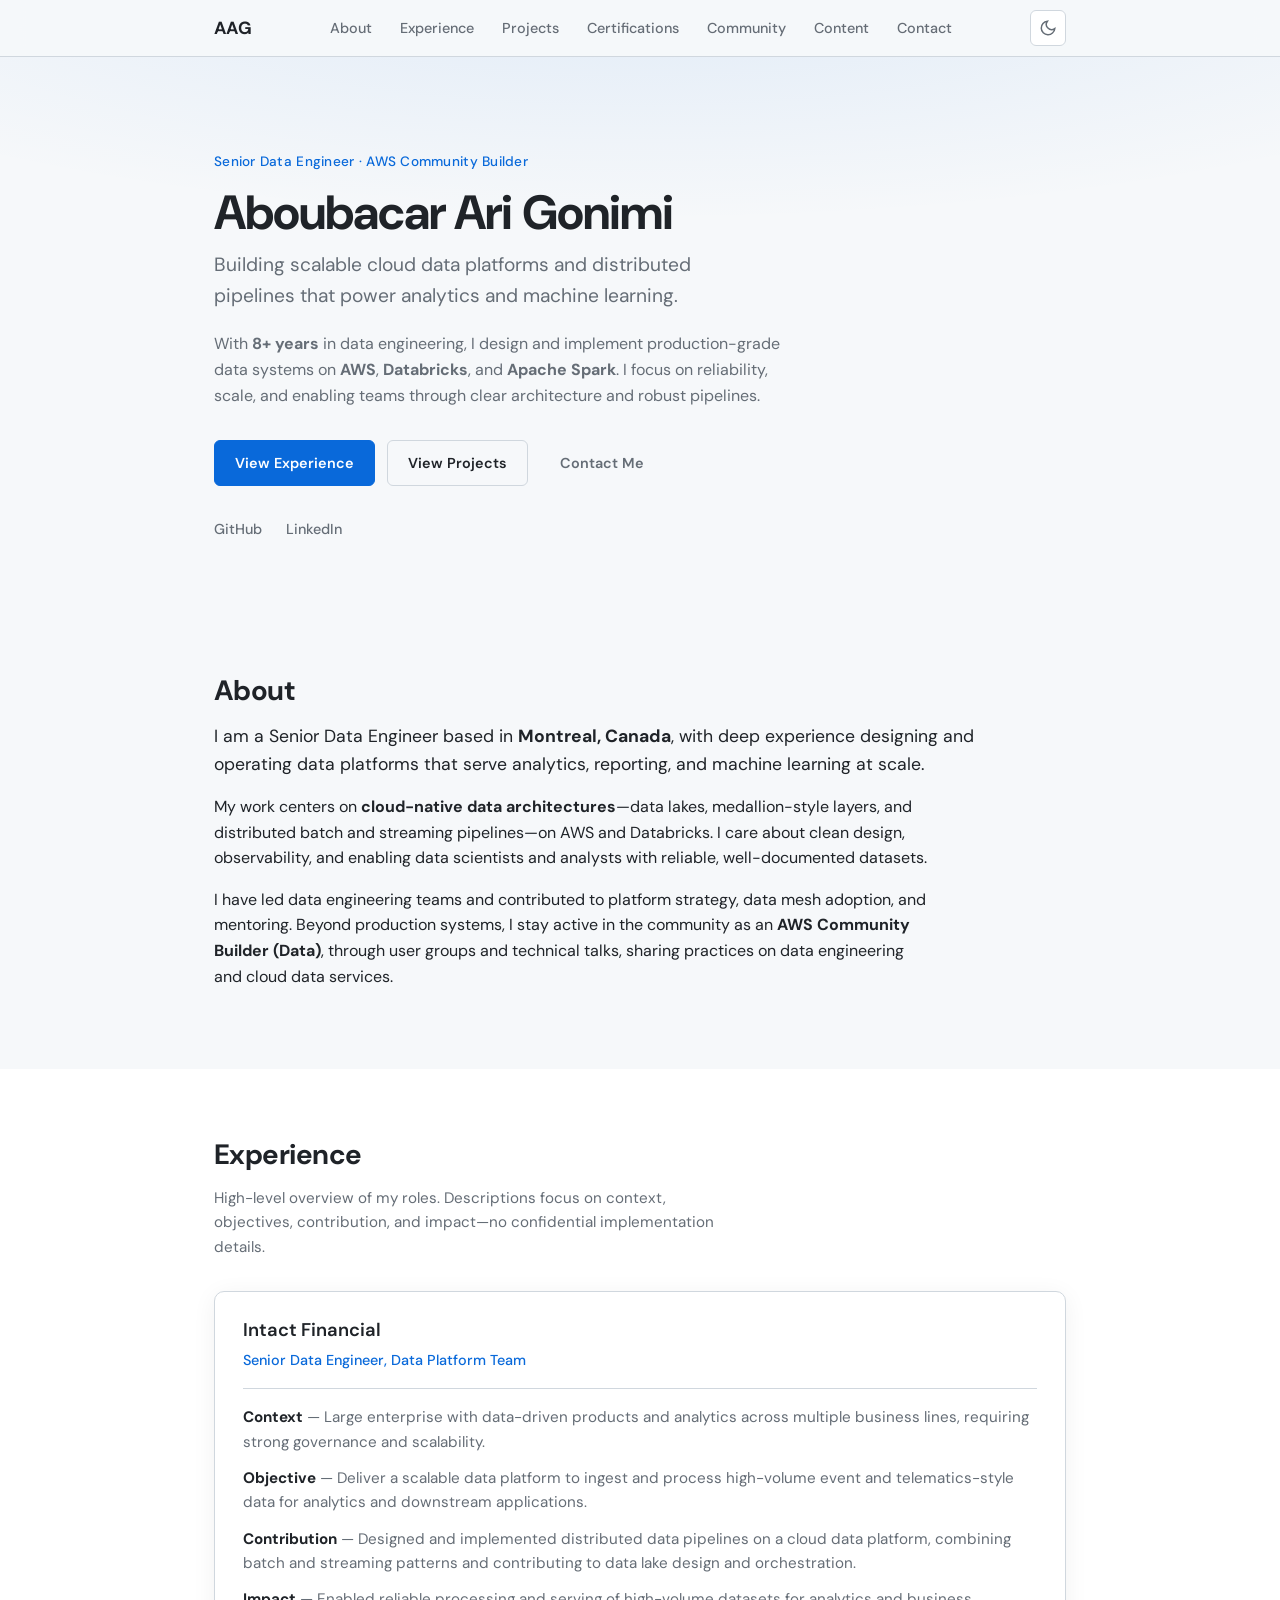
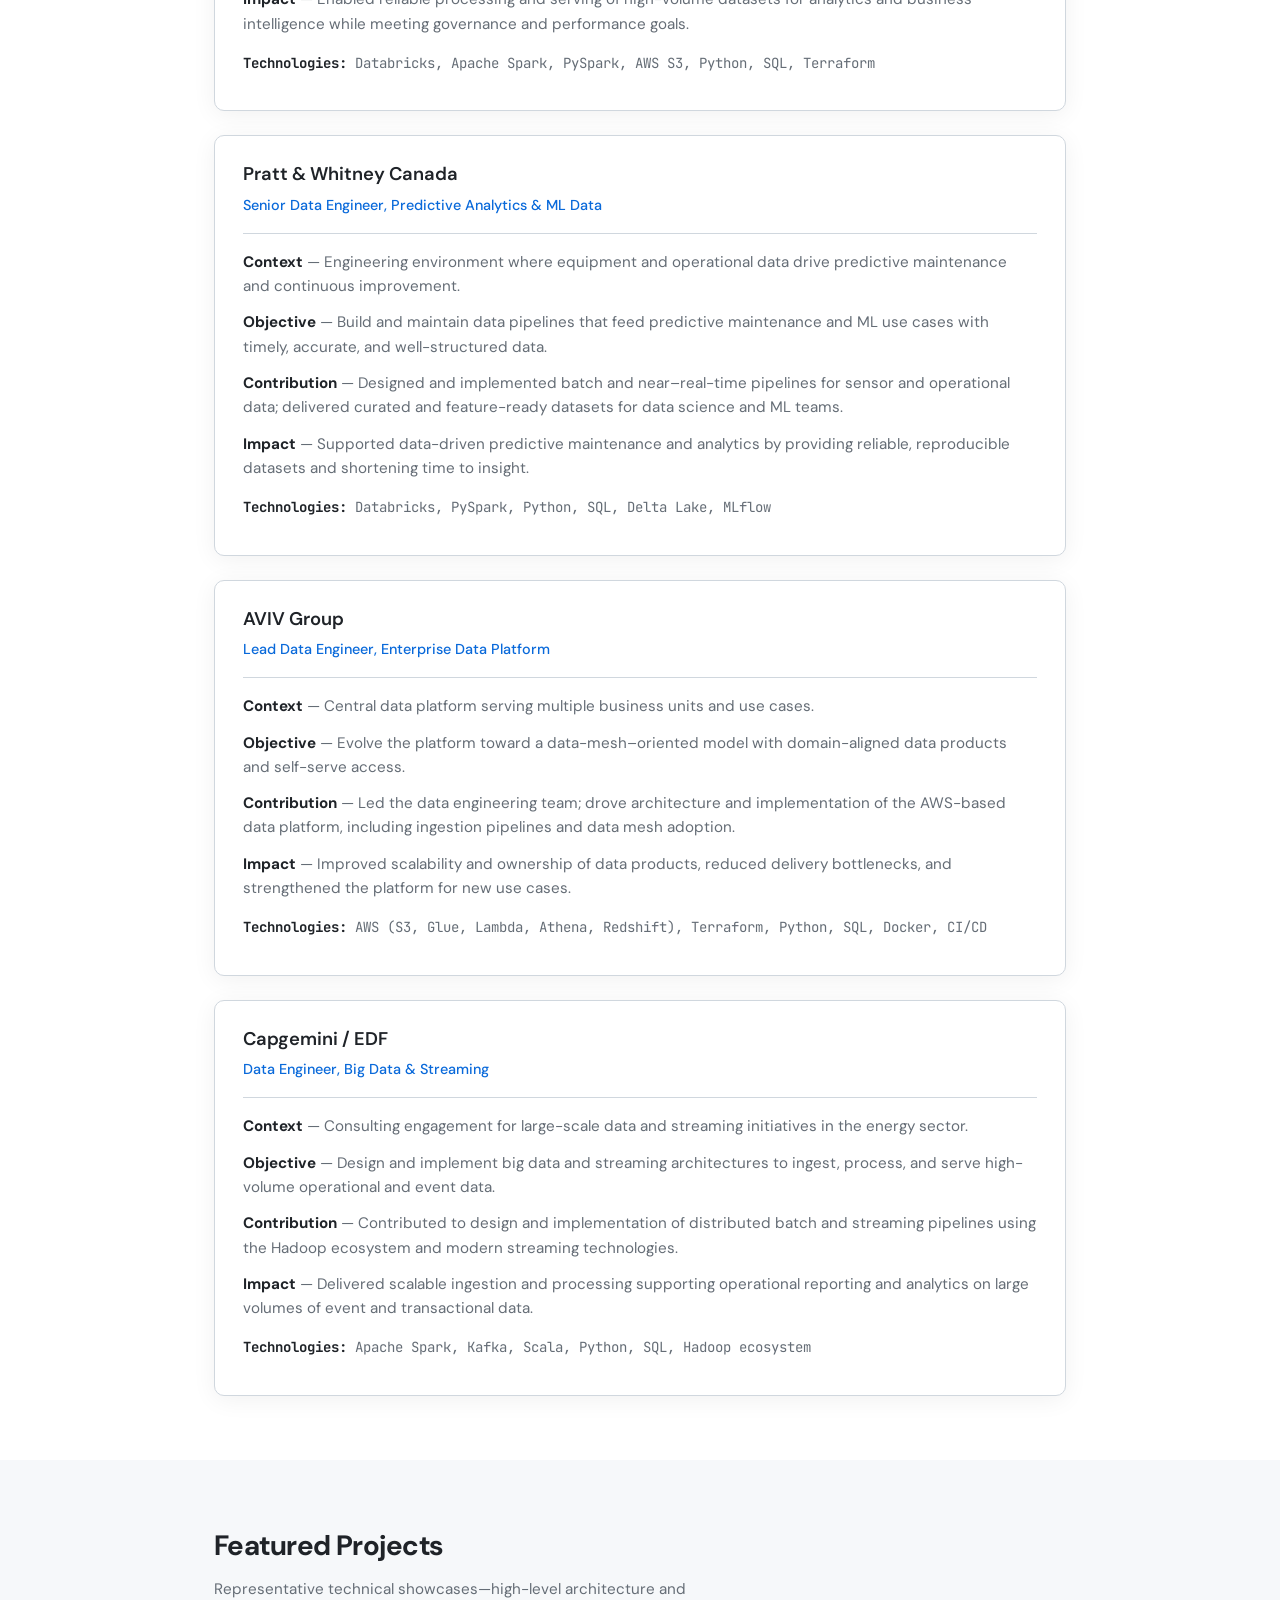
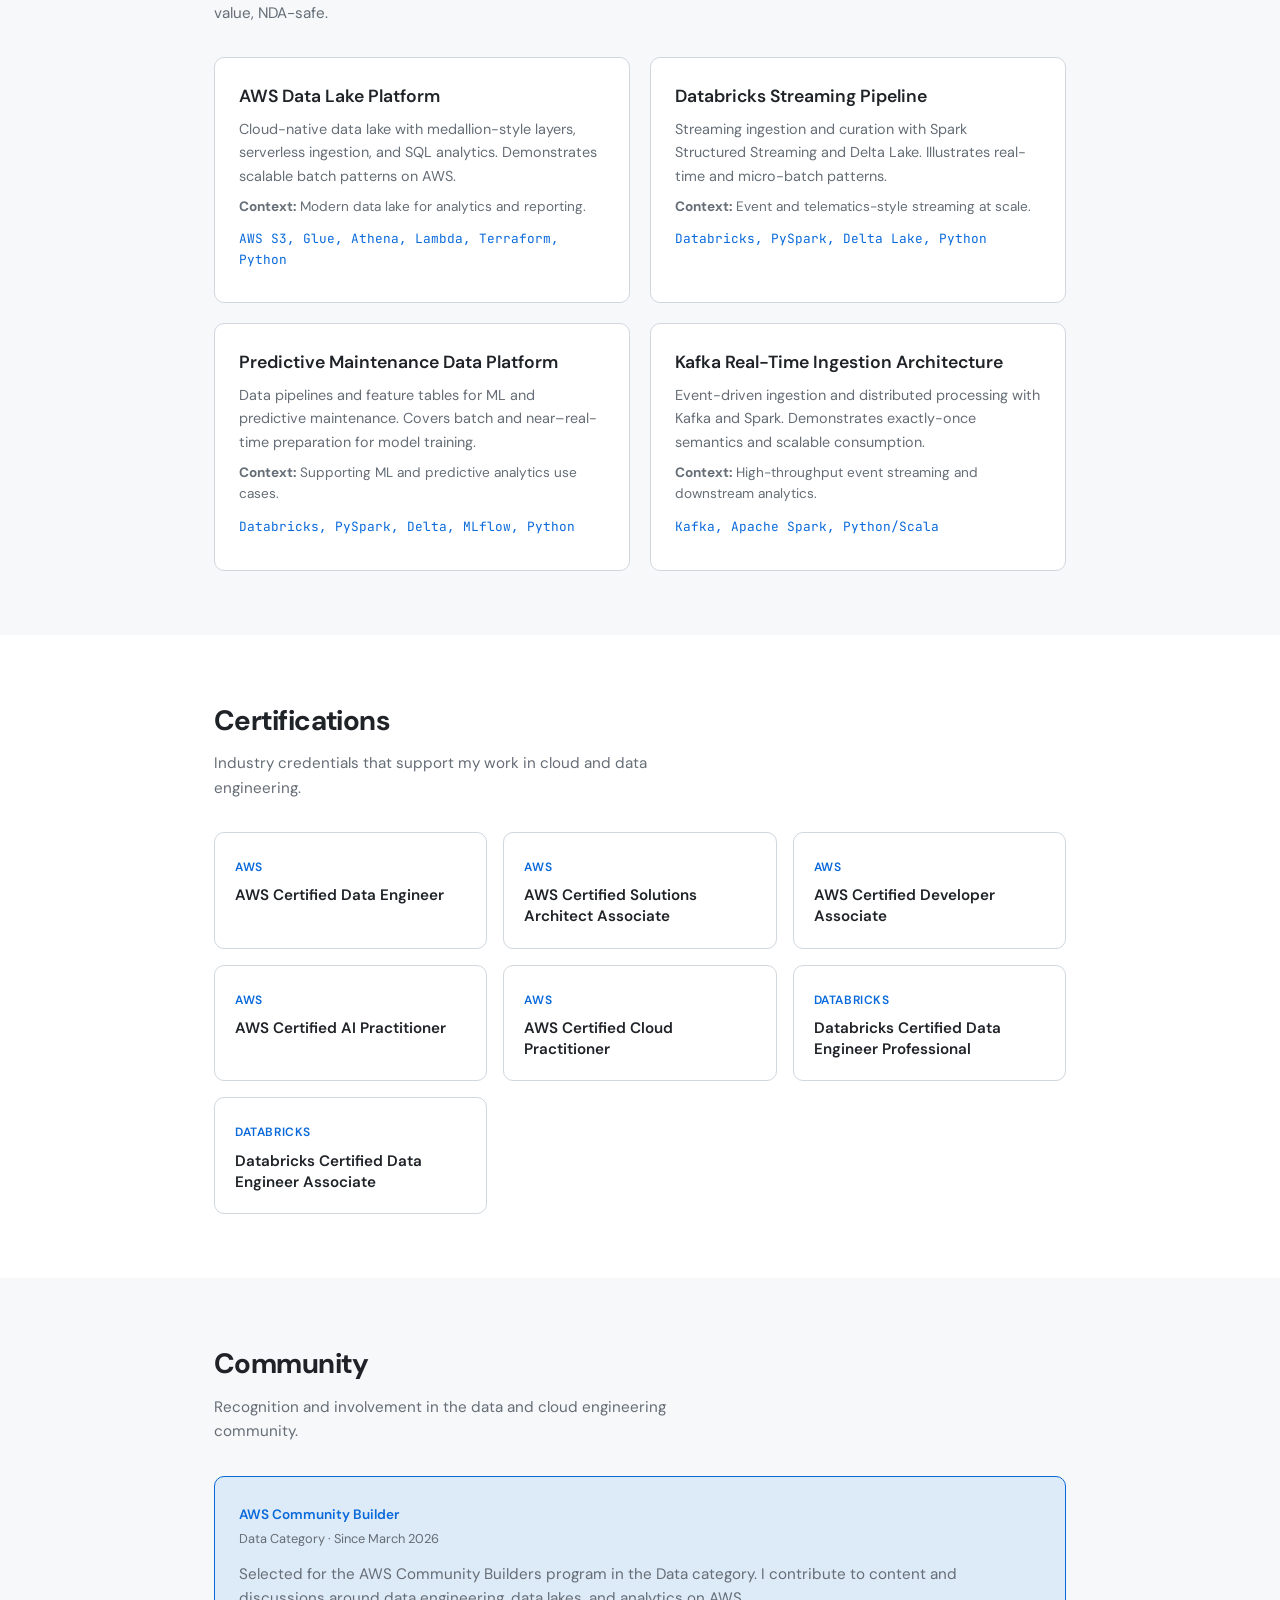
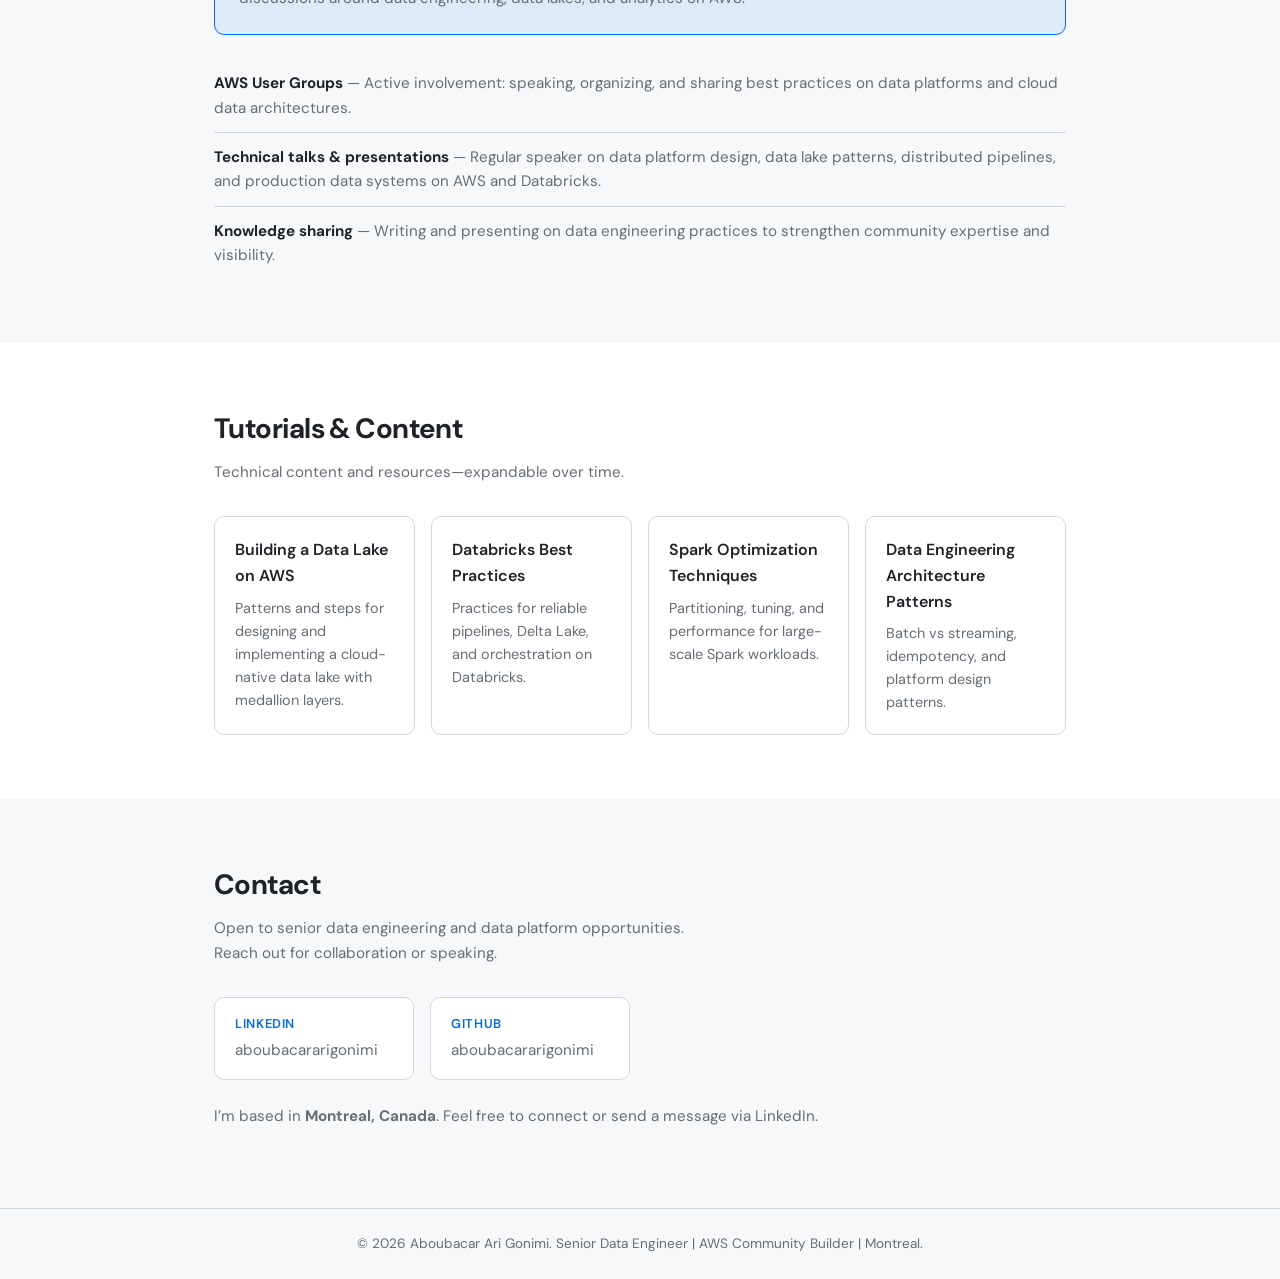
<file: index.html>
<!DOCTYPE html>
<html lang="en">
<head>
  <meta charset="UTF-8" />
  <meta name="viewport" content="width=device-width, initial-scale=1.0" />
  <meta name="description" content="Aboubacar Ari Gonimi – Senior Data Engineer | AWS Community Builder | 8+ years building cloud data platforms, scalable pipelines, and large-scale data processing. Montreal, Canada." />
  <meta name="keywords" content="Senior Data Engineer, Data Platform, AWS, Databricks, Spark, Data Lake, Montreal" />
  <meta name="author" content="Aboubacar Ari Gonimi" />
  <meta name="theme-color" content="#0f1419" />

  <!-- Open Graph -->
  <meta property="og:type" content="website" />
  <meta property="og:url" content="https://aarigonimi.com/" />
  <meta property="og:title" content="Aboubacar Ari Gonimi | Senior Data Engineer | AWS Community Builder" />
  <meta property="og:description" content="8+ years in data engineering. Cloud data platforms, distributed pipelines, AWS & Databricks. Montreal." />
  <meta property="og:locale" content="en_CA" />

  <title>Aboubacar Ari Gonimi | Senior Data Engineer | AWS Community Builder | Databricks Certified</title>
  <link rel="canonical" href="https://aarigonimi.com/" />
  <link rel="icon" type="image/svg+xml" href="assets/favicon.svg" />
  <link rel="preconnect" href="https://fonts.googleapis.com" />
  <link rel="preconnect" href="https://fonts.gstatic.com" crossorigin />
  <link href="https://fonts.googleapis.com/css2?family=DM+Sans:ital,opsz,wght@0,9..40,400;0,9..40,500;0,9..40,600;0,9..40,700&family=JetBrains+Mono:wght@400;500&display=swap" rel="stylesheet" />
  <link rel="stylesheet" href="css/styles.css" />
</head>
<body>
  <header class="site-header">
    <nav class="nav container" aria-label="Main navigation">
      <a class="nav-logo" href="#">AAG</a>
      <ul class="nav-links">
        <li><a href="#about">About</a></li>
        <li><a href="#experience">Experience</a></li>
        <li><a href="#projects">Projects</a></li>
        <li><a href="#certifications">Certifications</a></li>
        <li><a href="#community">Community</a></li>
        <li><a href="#tutorials">Content</a></li>
        <li><a href="#contact">Contact</a></li>
      </ul>
      <button class="nav-theme" id="theme-toggle" aria-label="Toggle dark/light mode"></button>
      <button class="nav-mobile-toggle" id="nav-toggle" aria-label="Open menu"></button>
    </nav>
  </header>

  <main>
    <!-- Hero -->
    <section class="hero" id="home">
      <div class="hero-bg"></div>
      <div class="container hero-inner">
        <p class="hero-badge">Senior Data Engineer · AWS Community Builder</p>
        <h1 class="hero-title">Aboubacar Ari Gonimi</h1>
        <p class="hero-subtitle">Building scalable cloud data platforms and distributed pipelines that power analytics and machine learning.</p>
        <p class="hero-intro">
          With <strong>8+ years</strong> in data engineering, I design and implement production-grade data systems on <strong>AWS</strong>, <strong>Databricks</strong>, and <strong>Apache Spark</strong>. I focus on reliability, scale, and enabling teams through clear architecture and robust pipelines.
        </p>
        <div class="hero-cta">
          <a href="#experience" class="btn btn-primary">View Experience</a>
          <a href="#projects" class="btn btn-secondary">View Projects</a>
          <a href="#contact" class="btn btn-ghost">Contact Me</a>
        </div>
        <div class="hero-links">
          <a href="https://github.com/aboubacararigonimi" target="_blank" rel="noopener noreferrer" aria-label="GitHub">GitHub</a>
          <a href="https://www.linkedin.com/in/aboubacararigonimi" target="_blank" rel="noopener noreferrer" aria-label="LinkedIn">LinkedIn</a>
        </div>
      </div>
    </section>

    <!-- About -->
    <section class="section" id="about">
      <div class="container">
        <h2 class="section-title">About</h2>
        <div class="about-content">
          <p class="about-lead">
            I am a Senior Data Engineer based in <strong>Montreal, Canada</strong>, with deep experience designing and operating data platforms that serve analytics, reporting, and machine learning at scale.
          </p>
          <p>
            My work centers on <strong>cloud-native data architectures</strong>—data lakes, medallion-style layers, and distributed batch and streaming pipelines—on AWS and Databricks. I care about clean design, observability, and enabling data scientists and analysts with reliable, well-documented datasets.
          </p>
          <p>
            I have led data engineering teams and contributed to platform strategy, data mesh adoption, and mentoring. Beyond production systems, I stay active in the community as an <strong>AWS Community Builder (Data)</strong>, through user groups and technical talks, sharing practices on data engineering and cloud data services.
          </p>
        </div>
      </div>
    </section>

    <!-- Experience -->
    <section class="section section-alt" id="experience">
      <div class="container">
        <h2 class="section-title">Experience</h2>
        <p class="section-desc">High-level overview of my roles. Descriptions focus on context, objectives, contribution, and impact—no confidential implementation details.</p>

        <div class="timeline">
          <article class="timeline-card">
            <header class="timeline-header">
              <h3>Intact Financial</h3>
              <p class="timeline-role">Senior Data Engineer, Data Platform Team</p>
            </header>
            <div class="timeline-body">
              <p><strong>Context</strong> — Large enterprise with data-driven products and analytics across multiple business lines, requiring strong governance and scalability.</p>
              <p><strong>Objective</strong> — Deliver a scalable data platform to ingest and process high-volume event and telematics-style data for analytics and downstream applications.</p>
              <p><strong>Contribution</strong> — Designed and implemented distributed data pipelines on a cloud data platform, combining batch and streaming patterns and contributing to data lake design and orchestration.</p>
              <p><strong>Impact</strong> — Enabled reliable processing and serving of high-volume datasets for analytics and business intelligence while meeting governance and performance goals.</p>
              <p class="tech-list"><strong>Technologies:</strong> Databricks, Apache Spark, PySpark, AWS S3, Python, SQL, Terraform</p>
            </div>
          </article>

          <article class="timeline-card">
            <header class="timeline-header">
              <h3>Pratt & Whitney Canada</h3>
              <p class="timeline-role">Senior Data Engineer, Predictive Analytics & ML Data</p>
            </header>
            <div class="timeline-body">
              <p><strong>Context</strong> — Engineering environment where equipment and operational data drive predictive maintenance and continuous improvement.</p>
              <p><strong>Objective</strong> — Build and maintain data pipelines that feed predictive maintenance and ML use cases with timely, accurate, and well-structured data.</p>
              <p><strong>Contribution</strong> — Designed and implemented batch and near–real-time pipelines for sensor and operational data; delivered curated and feature-ready datasets for data science and ML teams.</p>
              <p><strong>Impact</strong> — Supported data-driven predictive maintenance and analytics by providing reliable, reproducible datasets and shortening time to insight.</p>
              <p class="tech-list"><strong>Technologies:</strong> Databricks, PySpark, Python, SQL, Delta Lake, MLflow</p>
            </div>
          </article>

          <article class="timeline-card">
            <header class="timeline-header">
              <h3>AVIV Group</h3>
              <p class="timeline-role">Lead Data Engineer, Enterprise Data Platform</p>
            </header>
            <div class="timeline-body">
              <p><strong>Context</strong> — Central data platform serving multiple business units and use cases.</p>
              <p><strong>Objective</strong> — Evolve the platform toward a data-mesh–oriented model with domain-aligned data products and self-serve access.</p>
              <p><strong>Contribution</strong> — Led the data engineering team; drove architecture and implementation of the AWS-based data platform, including ingestion pipelines and data mesh adoption.</p>
              <p><strong>Impact</strong> — Improved scalability and ownership of data products, reduced delivery bottlenecks, and strengthened the platform for new use cases.</p>
              <p class="tech-list"><strong>Technologies:</strong> AWS (S3, Glue, Lambda, Athena, Redshift), Terraform, Python, SQL, Docker, CI/CD</p>
            </div>
          </article>

          <article class="timeline-card">
            <header class="timeline-header">
              <h3>Capgemini / EDF</h3>
              <p class="timeline-role">Data Engineer, Big Data & Streaming</p>
            </header>
            <div class="timeline-body">
              <p><strong>Context</strong> — Consulting engagement for large-scale data and streaming initiatives in the energy sector.</p>
              <p><strong>Objective</strong> — Design and implement big data and streaming architectures to ingest, process, and serve high-volume operational and event data.</p>
              <p><strong>Contribution</strong> — Contributed to design and implementation of distributed batch and streaming pipelines using the Hadoop ecosystem and modern streaming technologies.</p>
              <p><strong>Impact</strong> — Delivered scalable ingestion and processing supporting operational reporting and analytics on large volumes of event and transactional data.</p>
              <p class="tech-list"><strong>Technologies:</strong> Apache Spark, Kafka, Scala, Python, SQL, Hadoop ecosystem</p>
            </div>
          </article>
        </div>
      </div>
    </section>

    <!-- Projects -->
    <section class="section" id="projects">
      <div class="container">
        <h2 class="section-title">Featured Projects</h2>
        <p class="section-desc">Representative technical showcases—high-level architecture and value, NDA-safe.</p>

        <div class="cards">
          <article class="card">
            <h3>AWS Data Lake Platform</h3>
            <p>Cloud-native data lake with medallion-style layers, serverless ingestion, and SQL analytics. Demonstrates scalable batch patterns on AWS.</p>
            <p class="card-meta"><strong>Context:</strong> Modern data lake for analytics and reporting.</p>
            <p class="card-tech">AWS S3, Glue, Athena, Lambda, Terraform, Python</p>
          </article>
          <article class="card">
            <h3>Databricks Streaming Pipeline</h3>
            <p>Streaming ingestion and curation with Spark Structured Streaming and Delta Lake. Illustrates real-time and micro-batch patterns.</p>
            <p class="card-meta"><strong>Context:</strong> Event and telematics-style streaming at scale.</p>
            <p class="card-tech">Databricks, PySpark, Delta Lake, Python</p>
          </article>
          <article class="card">
            <h3>Predictive Maintenance Data Platform</h3>
            <p>Data pipelines and feature tables for ML and predictive maintenance. Covers batch and near–real-time preparation for model training.</p>
            <p class="card-meta"><strong>Context:</strong> Supporting ML and predictive analytics use cases.</p>
            <p class="card-tech">Databricks, PySpark, Delta, MLflow, Python</p>
          </article>
          <article class="card">
            <h3>Kafka Real-Time Ingestion Architecture</h3>
            <p>Event-driven ingestion and distributed processing with Kafka and Spark. Demonstrates exactly-once semantics and scalable consumption.</p>
            <p class="card-meta"><strong>Context:</strong> High-throughput event streaming and downstream analytics.</p>
            <p class="card-tech">Kafka, Apache Spark, Python/Scala</p>
          </article>
        </div>
      </div>
    </section>

    <!-- Certifications -->
    <section class="section section-alt" id="certifications">
      <div class="container">
        <h2 class="section-title">Certifications</h2>
        <p class="section-desc">Industry credentials that support my work in cloud and data engineering.</p>

        <div class="cert-grid">
          <div class="cert-card">
            <span class="cert-provider">AWS</span>
            <h4>AWS Certified Data Engineer</h4>
          </div>
          <div class="cert-card">
            <span class="cert-provider">AWS</span>
            <h4>AWS Certified Solutions Architect Associate</h4>
          </div>
          <div class="cert-card">
            <span class="cert-provider">AWS</span>
            <h4>AWS Certified Developer Associate</h4>
          </div>
          <div class="cert-card">
            <span class="cert-provider">AWS</span>
            <h4>AWS Certified AI Practitioner</h4>
          </div>
          <div class="cert-card">
            <span class="cert-provider">AWS</span>
            <h4>AWS Certified Cloud Practitioner</h4>
          </div>
          <div class="cert-card">
            <span class="cert-provider">Databricks</span>
            <h4>Databricks Certified Data Engineer Professional</h4>
          </div>
          <div class="cert-card">
            <span class="cert-provider">Databricks</span>
            <h4>Databricks Certified Data Engineer Associate</h4>
          </div>
        </div>
      </div>
    </section>

    <!-- Community -->
    <section class="section" id="community">
      <div class="container">
        <h2 class="section-title">Community</h2>
        <p class="section-desc">Recognition and involvement in the data and cloud engineering community.</p>

        <div class="community-content">
          <div class="community-highlight">
            <span class="community-badge">AWS Community Builder</span>
            <p class="community-badge-desc">Data Category · Since March 2026</p>
            <p>Selected for the AWS Community Builders program in the Data category. I contribute to content and discussions around data engineering, data lakes, and analytics on AWS.</p>
          </div>
          <ul class="community-list">
            <li><strong>AWS User Groups</strong> — Active involvement: speaking, organizing, and sharing best practices on data platforms and cloud data architectures.</li>
            <li><strong>Technical talks & presentations</strong> — Regular speaker on data platform design, data lake patterns, distributed pipelines, and production data systems on AWS and Databricks.</li>
            <li><strong>Knowledge sharing</strong> — Writing and presenting on data engineering practices to strengthen community expertise and visibility.</li>
          </ul>
        </div>
      </div>
    </section>

    <!-- Tutorials / Content -->
    <section class="section section-alt" id="tutorials">
      <div class="container">
        <h2 class="section-title">Tutorials & Content</h2>
        <p class="section-desc">Technical content and resources—expandable over time.</p>

        <div class="content-categories">
          <div class="content-card">
            <h4>Building a Data Lake on AWS</h4>
            <p>Patterns and steps for designing and implementing a cloud-native data lake with medallion layers.</p>
          </div>
          <div class="content-card">
            <h4>Databricks Best Practices</h4>
            <p>Practices for reliable pipelines, Delta Lake, and orchestration on Databricks.</p>
          </div>
          <div class="content-card">
            <h4>Spark Optimization Techniques</h4>
            <p>Partitioning, tuning, and performance for large-scale Spark workloads.</p>
          </div>
          <div class="content-card">
            <h4>Data Engineering Architecture Patterns</h4>
            <p>Batch vs streaming, idempotency, and platform design patterns.</p>
          </div>
        </div>
      </div>
    </section>

    <!-- Contact -->
    <section class="section contact-section" id="contact">
      <div class="container">
        <h2 class="section-title">Contact</h2>
        <p class="section-desc">Open to senior data engineering and data platform opportunities. Reach out for collaboration or speaking.</p>

        <div class="contact-links">
          <a href="https://www.linkedin.com/in/aboubacararigonimi" target="_blank" rel="noopener noreferrer" class="contact-link">
            <span class="contact-label">LinkedIn</span>
            <span class="contact-handle">aboubacararigonimi</span>
          </a>
          <a href="https://github.com/aboubacararigonimi" target="_blank" rel="noopener noreferrer" class="contact-link">
            <span class="contact-label">GitHub</span>
            <span class="contact-handle">aboubacararigonimi</span>
          </a>
        </div>
        <p class="contact-cta">I’m based in <strong>Montreal, Canada</strong>. Feel free to connect or send a message via LinkedIn.</p>
      </div>
    </section>
  </main>

  <footer class="site-footer">
    <div class="container">
      <p>© <span id="year"></span> Aboubacar Ari Gonimi. Senior Data Engineer | AWS Community Builder | Montreal.</p>
    </div>
  </footer>

  <script src="js/main.js"></script>
</body>
</html>
</file>
<file: css/styles.css>
/* ============================================
   Aboubacar Ari Gonimi – Portfolio
   Premium dark theme, minimal, technical
   ============================================ */

:root {
  /* Dark theme (default) */
  --bg: #0b0e11;
  --bg-elevated: #111820;
  --bg-card: #151c24;
  --text: #e6edf3;
  --text-muted: #8b9cad;
  --accent: #58a6ff;
  --accent-soft: rgba(88, 166, 255, 0.15);
  --border: #21262d;
  --radius: 10px;
  --radius-sm: 6px;
  --shadow: 0 4px 24px rgba(0, 0, 0, 0.25);
  --font-sans: "DM Sans", system-ui, sans-serif;
  --font-mono: "JetBrains Mono", monospace;
}

[data-theme="light"] {
  --bg: #f6f8fa;
  --bg-elevated: #ffffff;
  --bg-card: #ffffff;
  --text: #1f2328;
  --text-muted: #656d76;
  --accent: #0969da;
  --accent-soft: rgba(9, 105, 218, 0.1);
  --border: #d0d7de;
  --shadow: 0 4px 24px rgba(0, 0, 0, 0.06);
}

*,
*::before,
*::after {
  box-sizing: border-box;
}

html {
  scroll-behavior: smooth;
}

body {
  margin: 0;
  font-family: var(--font-sans);
  font-size: 1rem;
  line-height: 1.6;
  color: var(--text);
  background: var(--bg);
  -webkit-font-smoothing: antialiased;
}

.container {
  width: 100%;
  max-width: 900px;
  margin: 0 auto;
  padding: 0 1.5rem;
}

/* Header */
.site-header {
  position: sticky;
  top: 0;
  z-index: 100;
  background: rgba(11, 14, 17, 0.85);
  backdrop-filter: saturate(180%) blur(12px);
  border-bottom: 1px solid var(--border);
}

[data-theme="light"] .site-header {
  background: rgba(246, 248, 250, 0.9);
}

.nav {
  display: flex;
  align-items: center;
  justify-content: space-between;
  height: 3.5rem;
}

.nav-logo {
  font-weight: 700;
  font-size: 1.1rem;
  letter-spacing: 0.02em;
  color: var(--text);
  text-decoration: none;
}

.nav-links {
  display: flex;
  gap: 1.75rem;
  list-style: none;
  margin: 0;
  padding: 0;
}

.nav-links a {
  color: var(--text-muted);
  text-decoration: none;
  font-size: 0.9rem;
  font-weight: 500;
  transition: color 0.2s;
}

.nav-links a:hover {
  color: var(--accent);
}

.nav-theme {
  width: 2.25rem;
  height: 2.25rem;
  border: 1px solid var(--border);
  border-radius: var(--radius-sm);
  background: var(--bg-card);
  cursor: pointer;
  background-image: url("data:image/svg+xml,%3Csvg xmlns='http://www.w3.org/2000/svg' width='18' height='18' viewBox='0 0 24 24' fill='none' stroke='%238b9cad' stroke-width='2'%3E%3Ccircle cx='12' cy='12' r='5'/%3E%3Cpath d='M12 1v2M12 21v2M4.22 4.22l1.42 1.42M18.36 18.36l1.42 1.42M1 12h2M21 12h2M4.22 19.78l1.42-1.42M18.36 5.64l1.42-1.42'/%3E%3C/svg%3E");
  background-repeat: no-repeat;
  background-position: center;
  transition: background-color 0.2s, border-color 0.2s;
}

[data-theme="light"] .nav-theme {
  background-image: url("data:image/svg+xml,%3Csvg xmlns='http://www.w3.org/2000/svg' width='18' height='18' viewBox='0 0 24 24' fill='none' stroke='%23656d76' stroke-width='2'%3E%3Cpath d='M21 12.79A9 9 0 1 1 11.21 3 7 7 0 0 0 21 12.79z'/%3E%3C/svg%3E");
}

.nav-theme:hover {
  background-color: var(--bg-elevated);
  border-color: var(--accent);
}

.nav-mobile-toggle {
  display: none;
  width: 2.25rem;
  height: 2.25rem;
  border: 1px solid var(--border);
  border-radius: var(--radius-sm);
  background: var(--bg-card);
  cursor: pointer;
  background-image: url("data:image/svg+xml,%3Csvg xmlns='http://www.w3.org/2000/svg' width='20' height='20' viewBox='0 0 24 24' fill='none' stroke='%238b9cad' stroke-width='2' stroke-linecap='round'%3E%3Cline x1='3' y1='6' x2='21' y2='6'/%3E%3Cline x1='3' y1='12' x2='21' y2='12'/%3E%3Cline x1='3' y1='18' x2='21' y2='18'/%3E%3C/svg%3E");
  background-repeat: no-repeat;
  background-position: center;
}

@media (max-width: 768px) {
  .nav-links {
    display: none;
  }
  .nav-theme {
    margin-right: 0.5rem;
  }
  .nav-mobile-toggle {
    display: block;
  }
  .nav-links.is-open {
    display: flex;
    position: absolute;
    top: 3.5rem;
    left: 0;
    right: 0;
    flex-direction: column;
    gap: 0;
    padding: 1rem 1.5rem;
    background: var(--bg-elevated);
    border-bottom: 1px solid var(--border);
  }
  .nav-links.is-open a {
    padding: 0.75rem 0;
    border-bottom: 1px solid var(--border);
  }
}

/* Hero */
.hero {
  position: relative;
  padding: 5rem 0 4rem;
  overflow: hidden;
}

.hero-bg {
  position: absolute;
  inset: 0;
  background: radial-gradient(ellipse 80% 50% at 50% -20%, var(--accent-soft), transparent);
  pointer-events: none;
}

.hero-inner {
  position: relative;
}

.hero-badge {
  font-size: 0.85rem;
  color: var(--accent);
  font-weight: 500;
  margin-bottom: 0.75rem;
  letter-spacing: 0.02em;
}

.hero-title {
  font-size: clamp(2rem, 5vw, 3rem);
  font-weight: 700;
  letter-spacing: -0.02em;
  line-height: 1.2;
  margin: 0 0 0.5rem;
}

.hero-subtitle {
  font-size: 1.2rem;
  color: var(--text-muted);
  margin: 0 0 1.25rem;
  max-width: 42ch;
}

.hero-intro {
  font-size: 1rem;
  color: var(--text-muted);
  max-width: 52ch;
  margin: 0 0 2rem;
}

.hero-cta {
  display: flex;
  flex-wrap: wrap;
  gap: 0.75rem;
  margin-bottom: 2rem;
}

.btn {
  display: inline-flex;
  align-items: center;
  justify-content: center;
  padding: 0.65rem 1.25rem;
  font-size: 0.9rem;
  font-weight: 600;
  font-family: inherit;
  border-radius: var(--radius-sm);
  text-decoration: none;
  cursor: pointer;
  transition: background 0.2s, color 0.2s, border-color 0.2s;
}

.btn-primary {
  background: var(--accent);
  color: #fff;
  border: 1px solid var(--accent);
}

.btn-primary:hover {
  filter: brightness(1.1);
}

.btn-secondary {
  background: transparent;
  color: var(--text);
  border: 1px solid var(--border);
}

.btn-secondary:hover {
  background: var(--bg-card);
  border-color: var(--text-muted);
}

.btn-ghost {
  background: transparent;
  color: var(--text-muted);
  border: none;
}

.btn-ghost:hover {
  color: var(--accent);
}

.hero-links {
  display: flex;
  gap: 1.5rem;
}

.hero-links a {
  color: var(--text-muted);
  text-decoration: none;
  font-size: 0.9rem;
  font-weight: 500;
}

.hero-links a:hover {
  color: var(--accent);
}

/* Sections */
.section {
  padding: 4rem 0;
}

.section-alt {
  background: var(--bg-elevated);
}

.section-title {
  font-size: 1.75rem;
  font-weight: 700;
  letter-spacing: -0.02em;
  margin: 0 0 0.5rem;
}

.section-desc {
  color: var(--text-muted);
  font-size: 0.95rem;
  margin: 0 0 2rem;
  max-width: 50ch;
}

/* About */
.about-content p {
  margin: 0 0 1rem;
  max-width: 65ch;
}

.about-lead {
  font-size: 1.1rem;
  color: var(--text);
}

/* Timeline / Experience */
.timeline {
  display: flex;
  flex-direction: column;
  gap: 1.5rem;
}

.timeline-card {
  background: var(--bg-card);
  border: 1px solid var(--border);
  border-radius: var(--radius);
  padding: 1.5rem 1.75rem;
  box-shadow: var(--shadow);
}

.timeline-header {
  margin-bottom: 1rem;
  padding-bottom: 1rem;
  border-bottom: 1px solid var(--border);
}

.timeline-header h3 {
  font-size: 1.15rem;
  font-weight: 600;
  margin: 0 0 0.25rem;
}

.timeline-role {
  font-size: 0.9rem;
  color: var(--accent);
  margin: 0;
  font-weight: 500;
}

.timeline-body p {
  margin: 0 0 0.75rem;
  font-size: 0.95rem;
  color: var(--text-muted);
}

.timeline-body p strong {
  color: var(--text);
}

.tech-list {
  margin-top: 1rem !important;
  font-size: 0.875rem !important;
  font-family: var(--font-mono);
}

/* Cards (Projects) */
.cards {
  display: grid;
  grid-template-columns: repeat(auto-fill, minmax(280px, 1fr));
  gap: 1.25rem;
}

.card {
  background: var(--bg-card);
  border: 1px solid var(--border);
  border-radius: var(--radius);
  padding: 1.5rem;
  transition: border-color 0.2s, box-shadow 0.2s;
}

.card:hover {
  border-color: var(--accent);
  box-shadow: var(--shadow);
}

.card h3 {
  font-size: 1.1rem;
  font-weight: 600;
  margin: 0 0 0.5rem;
}

.card p {
  margin: 0 0 0.5rem;
  font-size: 0.9rem;
  color: var(--text-muted);
}

.card-meta {
  font-size: 0.85rem !important;
}

.card-tech {
  margin-top: 0.75rem !important;
  font-size: 0.8rem !important;
  font-family: var(--font-mono);
  color: var(--accent) !important;
}

/* Certifications */
.cert-grid {
  display: grid;
  grid-template-columns: repeat(auto-fill, minmax(240px, 1fr));
  gap: 1rem;
}

.cert-card {
  background: var(--bg-card);
  border: 1px solid var(--border);
  border-radius: var(--radius);
  padding: 1.25rem;
  transition: border-color 0.2s;
}

.cert-card:hover {
  border-color: var(--accent);
}

.cert-provider {
  display: inline-block;
  font-size: 0.75rem;
  font-weight: 600;
  text-transform: uppercase;
  letter-spacing: 0.05em;
  color: var(--accent);
  margin-bottom: 0.5rem;
}

.cert-card h4 {
  font-size: 0.95rem;
  font-weight: 600;
  margin: 0;
  line-height: 1.4;
}

/* Community */
.community-highlight {
  background: var(--accent-soft);
  border: 1px solid var(--accent);
  border-radius: var(--radius);
  padding: 1.5rem;
  margin-bottom: 1.5rem;
}

.community-badge {
  display: inline-block;
  font-size: 0.85rem;
  font-weight: 600;
  color: var(--accent);
  margin-bottom: 0.25rem;
}

.community-badge-desc {
  font-size: 0.8rem;
  color: var(--text-muted);
  margin: 0 0 0.75rem;
}

.community-highlight p:last-child {
  margin: 0;
  font-size: 0.95rem;
  color: var(--text-muted);
}

.community-list {
  list-style: none;
  padding: 0;
  margin: 0;
}

.community-list li {
  padding: 0.75rem 0;
  border-bottom: 1px solid var(--border);
  font-size: 0.95rem;
  color: var(--text-muted);
}

.community-list li:last-child {
  border-bottom: none;
}

.community-list strong {
  color: var(--text);
}

/* Tutorials / Content */
.content-categories {
  display: grid;
  grid-template-columns: repeat(auto-fill, minmax(200px, 1fr));
  gap: 1rem;
}

.content-card {
  background: var(--bg-card);
  border: 1px solid var(--border);
  border-radius: var(--radius);
  padding: 1.25rem;
}

.content-card h4 {
  font-size: 1rem;
  font-weight: 600;
  margin: 0 0 0.5rem;
}

.content-card p {
  margin: 0;
  font-size: 0.9rem;
  color: var(--text-muted);
}

/* Contact */
.contact-section {
  padding-bottom: 5rem;
}

.contact-links {
  display: flex;
  flex-wrap: wrap;
  gap: 1rem;
  margin-bottom: 1.5rem;
}

.contact-link {
  display: flex;
  flex-direction: column;
  padding: 1rem 1.25rem;
  background: var(--bg-card);
  border: 1px solid var(--border);
  border-radius: var(--radius);
  text-decoration: none;
  color: var(--text);
  min-width: 200px;
  transition: border-color 0.2s, box-shadow 0.2s;
}

.contact-link:hover {
  border-color: var(--accent);
  box-shadow: var(--shadow);
}

.contact-label {
  font-size: 0.8rem;
  font-weight: 600;
  text-transform: uppercase;
  letter-spacing: 0.05em;
  color: var(--accent);
  margin-bottom: 0.25rem;
}

.contact-handle {
  font-size: 0.95rem;
  color: var(--text-muted);
}

.contact-cta {
  color: var(--text-muted);
  font-size: 0.95rem;
  margin: 0;
}

/* Footer */
.site-footer {
  padding: 1.5rem 0;
  border-top: 1px solid var(--border);
  text-align: center;
}

.site-footer p {
  margin: 0;
  font-size: 0.85rem;
  color: var(--text-muted);
}
</file>
